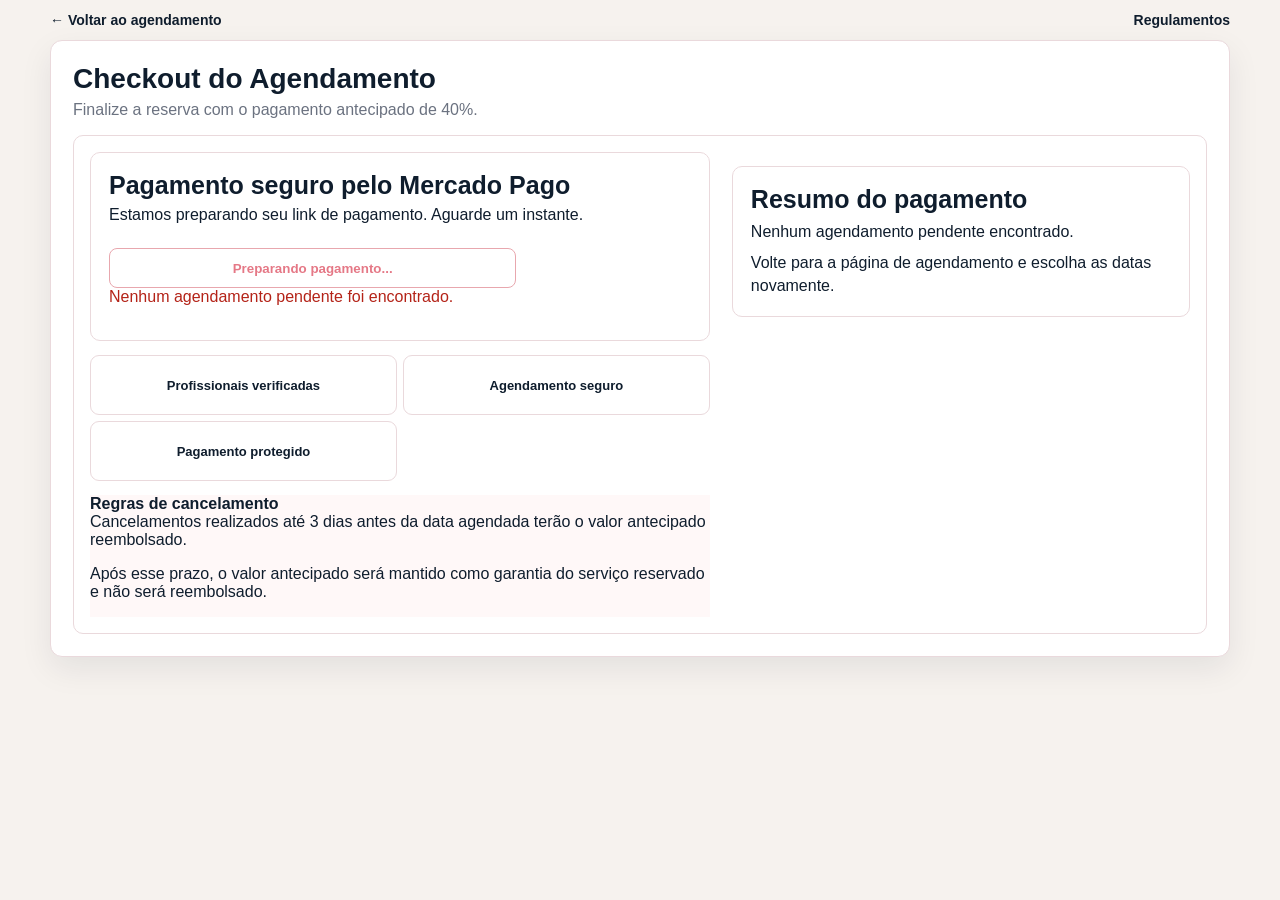
<file: checkout.html>
<!DOCTYPE html>
<html lang="pt-BR">

<head>
    <meta charset="UTF-8" />
    <meta name="viewport" content="width=device-width, initial-scale=1.0" />
    <title>Checkout - Hub da Diarista</title>
    <link rel="icon" type="image/png" href="imagens/icon.png" />
    <link rel="stylesheet" href="hubdadiarista.css" />
</head>

<body class="checkout-page">
    <header class="checkout-top">
        <div class="checkout-nav">
            <a href="index.html">← Voltar ao agendamento</a>
            <a href="regulamentos.html">Regulamentos</a>
        </div>
    </header>

    <main class="checkout-main">
        <div class="checkout-title">
            <h1>Checkout do Agendamento</h1>
            <p>Finalize a reserva com o pagamento antecipado de 40%.</p>
        </div>

        <section class="checkout-box">
            <div class="checkout-left">
                <div class="checkout-card pix-card">
                    <h2>Pagamento seguro pelo Mercado Pago</h2>
                    <p id="pixInstructions">Estamos preparando seu link de pagamento. Aguarde um instante.</p>

                    <button type="button" id="mercadoPagoPaymentButton" class="copy-pix-button" disabled>
                        Preparando pagamento...
                    </button>

                    <p id="paymentStatusMessage" class="form-message active" aria-live="polite">
                        Criando cobrança segura...
                    </p>

                    <p id="paymentCountdown" class="payment-countdown" aria-live="polite"></p>
                </div>

                <div class="checkout-benefits">
                    <span>Profissionais verificadas</span>
                    <span>Agendamento seguro</span>
                    <span>Pagamento protegido</span>
                </div>

                <div class="checkout-policy">
                    <strong>Regras de cancelamento</strong>
                    <p>Cancelamentos realizados até 3 dias antes da data agendada terão o valor antecipado reembolsado.</p>
                    <p>Após esse prazo, o valor antecipado será mantido como garantia do serviço reservado e não será reembolsado.</p>
                </div>
            </div>

            <aside class="checkout-summary-card">
                <h2>Resumo do pagamento</h2>
                <div id="checkoutSummary" class="checkout-summary-list"></div>
            </aside>

        </section>
    </main>

    <script>
        const apiUrl = "https://script.google.com/macros/s/AKfycbyo-_RD8L9wT4-mpDZSV9_OB5xlAWo_qBKcTamrvGNgCaB4IF6O8k1LED24nW0B7lxh/exec";

        const checkoutSummary = document.getElementById("checkoutSummary");
        const mercadoPagoPaymentButton = document.getElementById("mercadoPagoPaymentButton");
        const pixInstructions = document.getElementById("pixInstructions");
        const paymentStatusMessage = document.getElementById("paymentStatusMessage");
        const paymentCountdown = document.getElementById("paymentCountdown");

        const pendingAppointments = JSON.parse(
            sessionStorage.getItem("pendingAppointments") || "[]"
        );

        const paymentFingerprint = pendingAppointments
            .map(function(appointment) {
                return `${appointment.id}-${appointment.date}`;
            })
            .join("|");

        let paymentRecord = null;
        let paymentInterval = null;
        let countdownInterval = null;

        if (pendingAppointments.length === 0) {
            checkoutSummary.innerHTML = `
                <p>Nenhum agendamento pendente encontrado.</p>
                <p>Volte para a página de agendamento e escolha as datas novamente.</p>
            `;

            setPaymentMessage(
                "Nenhum agendamento pendente foi encontrado.",
                "error"
            );
        } else {
            initializeCheckout();
        }

        mercadoPagoPaymentButton.addEventListener("click", openMercadoPagoPayment);

        async function initializeCheckout() {
            const savedPayment = getSavedPayment();

            if (
                savedPayment &&
                savedPayment.fingerprint === paymentFingerprint &&
                savedPayment.expiresAt &&
                new Date(savedPayment.expiresAt).getTime() > Date.now()
            ) {
                paymentRecord = savedPayment;
                renderCheckout(paymentRecord.payment);
                showMercadoPagoPayment();
                checkPaymentStatus(false);
                startPaymentPolling();
                return;
            }

            await createMercadoPagoPayment();
        }

        async function createMercadoPagoPayment() {
            mercadoPagoPaymentButton.disabled = true;
            mercadoPagoPaymentButton.textContent = "Preparando pagamento...";

            setPaymentMessage(
                "Criando uma reserva temporária para suas datas.",
                "loading"
            );

            try {
                const firstAppointment = pendingAppointments[0];

                const response = await fetch(apiUrl, {
                    method: "POST",
                    headers: {
                        "Content-Type": "text/plain;charset=utf-8"
                    },
                    body: JSON.stringify({
                        action: "createMercadoPagoPayment",
                        appointments: pendingAppointments,
                        customer: {
                            name: firstAppointment.client,
                            whatsapp: firstAppointment.whatsapp,
                            email: firstAppointment.email,
                            cpf: firstAppointment.cpf
                        }
                    })
                });

                const data = await response.json();

                if (!data.success) {
                    throw new Error(
                        data.message || "Não foi possível criar o pagamento."
                    );
                }

                paymentRecord = {
                    fingerprint: paymentFingerprint,
                    ticket: data.ticket,
                    paymentLink: data.paymentLink,
                    expiresAt: data.expiresAt,
                    payment: data.payment,
                    paid: false
                };

                sessionStorage.setItem(
                    "mercadoPagoPayment",
                    JSON.stringify(paymentRecord)
                );

                renderCheckout(paymentRecord.payment);
                showMercadoPagoPayment();

                setPaymentMessage(
                    "Link criado. Sua reserva fica separada por 1 hora enquanto aguardamos o pagamento.",
                    "success"
                );

                hideConfirmButton();
                startPaymentPolling();
            } catch (error) {
                console.error(error);

                setPaymentMessage(
                    error.message || "Não foi possível criar o pagamento. Tente novamente.",
                    "error"
                );

                mercadoPagoPaymentButton.disabled = false;
                mercadoPagoPaymentButton.textContent = "Tentar gerar pagamento";
            }
        }

        function getSavedPayment() {
            try {
                return JSON.parse(
                    sessionStorage.getItem("mercadoPagoPayment") || "null"
                );
            } catch (error) {
                return null;
            }
        }

        function showMercadoPagoPayment() {
            if (!paymentRecord) {
                return;
            }

            pixInstructions.textContent =
                "Clique abaixo para pagar pelo checkout seguro do Mercado Pago. Aceita Pix, cartão e os meios disponíveis no Mercado Pago.";

            mercadoPagoPaymentButton.disabled = !paymentRecord.paymentLink;
            mercadoPagoPaymentButton.textContent = "Ir para pagamento seguro";
        }

        function renderCheckout(payment) {
            const firstAppointment = pendingAppointments[0];

            checkoutSummary.innerHTML = `
                <p><b>Cliente:</b> ${firstAppointment.client}</p>
                <p><b>WhatsApp:</b> ${firstAppointment.whatsapp}</p>
                <p><b>Serviço:</b> ${getPropertyLabel(firstAppointment.propertyType)}</p>
                <p><b>Quantidade de data(s):</b> ${payment.quantity}</p>
                <p><b>Transporte estimado:</b> ${formatCurrency(payment.transportTotal)}</p>

                <hr>

                <p class="summary-line">
                    <span>Valor total:</span>
                    <strong>${formatCurrency(payment.total)}</strong>
                </p>

                <p class="summary-line reserve">
                    <span>40% antecipado:</span>
                    <strong>${formatCurrency(payment.reservation)}</strong>
                </p>

                <p class="summary-line pay-now">
                    <span>Valor a pagar agora:</span>
                    <strong>${formatCurrency(payment.reservation)}</strong>
                </p>

                <p class="summary-balance">
                    Após o serviço integralmente realizado, pagar:<br>
                    <strong>${formatCurrency(payment.balance)}</strong>
                </p>

                <hr>

                <p>
                    <b>Datas:</b><br>
                    ${pendingAppointments.map(function (appointment) {
                        return `• ${formatDate(appointment.date)} às ${formatTime(appointment.time)}`;
                    }).join("<br>")}
                </p>
            `;
        }

        async function handleConfirmButton() {
            if (!paymentRecord) {
                await createMercadoPagoPayment();
                return;
            }

            if (paymentRecord.paid) {
                completeConfirmedBooking();
                return;
            }

            setButtonLoading(true, "Verificando pagamento...");
            await checkPaymentStatus(true);
        }

        async function checkPaymentStatus(showWaitingMessage) {
            if (!paymentRecord || !paymentRecord.ticket) {
                return;
            }

            try {
                const response = await fetch(
                    `${apiUrl}?action=getPaymentStatus&ticket=${encodeURIComponent(paymentRecord.ticket)}&t=${Date.now()}`,
                    {
                        cache: "no-store"
                    }
                );

                const data = await response.json();

                if (data.paid || data.status === "Pago") {
                    paymentRecord.paid = true;

                    sessionStorage.setItem(
                        "mercadoPagoPayment",
                        JSON.stringify(paymentRecord)
                    );

                    stopPaymentPolling();

                    sessionStorage.removeItem("pendingAppointments");
                    sessionStorage.removeItem("mercadoPagoPayment");

                    mercadoPagoPaymentButton.disabled = true;
                    mercadoPagoPaymentButton.textContent = "Pagamento identificado";

                    setPaymentMessage(
                        "Pagamento identificado com sucesso. Seu agendamento foi recebido e registrado. A confirmação dos detalhes será enviada pelo WhatsApp.",
                        "success"
                    );

                    paymentCountdown.textContent = "";
                    return;
                }

                if (
                    data.status === "Expirado" ||
                    data.status === "Cancelado" ||
                    data.status === "Conflito de agenda"
                ) {
                    stopPaymentPolling();

                    setPaymentMessage(
                        data.message ||
                        `Esta reserva está com o status: ${data.status}. Volte e escolha suas datas novamente.`,
                        "error"
                    );

                    mercadoPagoPaymentButton.disabled = true;
                    return;
                }

                if (showWaitingMessage) {
                    setPaymentMessage(
                        "O pagamento ainda não foi identificado. Após pagar, aguarde alguns segundos.",
                        "loading"
                    );
                }

                hideConfirmButton();
            } catch (error) {
                console.error(error);

                if (showWaitingMessage) {
                    setPaymentMessage(
                        "Não foi possível consultar o pagamento agora. Aguarde alguns segundos.",
                        "error"
                    );
                }

                hideConfirmButton();
            }
        }

        function showConfirmButton() {}

        function hideConfirmButton() {}

        function updatePaymentCountdown() {
            if (!paymentRecord || !paymentRecord.expiresAt) {
                paymentCountdown.textContent = "";
                return;
            }

            const remaining =
                new Date(paymentRecord.expiresAt).getTime() - Date.now();

            if (remaining <= 0) {
                paymentCountdown.textContent =
                    "Este link de pagamento expirou.";

                setPaymentMessage(
                    "O prazo de pagamento terminou e a reserva foi liberada.",
                    "error"
                );

                sessionStorage.removeItem("mercadoPagoPayment");
                hideConfirmButton();
                mercadoPagoPaymentButton.disabled = true;
                stopPaymentPolling();
                return;
            }

            const minutes = Math.floor(remaining / 60000);
            const seconds = Math.floor((remaining % 60000) / 1000);

            paymentCountdown.textContent =
                `Esta reserva vence em ${String(minutes).padStart(2, "0")}:${String(seconds).padStart(2, "0")}.`;
        }

        function startPaymentPolling() {
            stopPaymentPolling();

            paymentInterval = setInterval(function () {
                checkPaymentStatus(false);
            }, 10000);

            updatePaymentCountdown();

            countdownInterval = setInterval(function () {
                updatePaymentCountdown();
            }, 1000);
        }

        function stopPaymentPolling() {
            if (paymentInterval) {
                clearInterval(paymentInterval);
                paymentInterval = null;
            }

            if (countdownInterval) {
                clearInterval(countdownInterval);
                countdownInterval = null;
            }
        }

        function completeConfirmedBooking() {
            if (!paymentRecord || !paymentRecord.paid) {
                return;
            }

            const firstAppointment = pendingAppointments[0];
            const payment = paymentRecord.payment;
            const ticket = paymentRecord.ticket;

            const datesText = pendingAppointments
                .map(function (appointment) {
                    return `- ${formatDate(appointment.date)} às ${formatTime(appointment.time)}`;
                })
                .join("\n");

            const message = `
Olá! Pagamento Mercado Pago identificado e agendamento confirmado:

Ticket: ${ticket}
Status: Serviço agendado

Cliente: ${firstAppointment.client}
WhatsApp da cliente: ${firstAppointment.whatsapp}
Serviço: ${firstAppointment.service}
CEP: ${firstAppointment.cep}
Região: ${getRegionLabel(firstAppointment.region)}

Datas confirmadas:
${datesText}

Endereço: ${firstAppointment.address}
Observações: ${firstAppointment.notes || "Nenhuma"}

Valor total: ${formatCurrency(payment.total)}
Reserva de 40% confirmada: ${formatCurrency(payment.reservation)}
Saldo no dia: ${formatCurrency(payment.balance)}
Transporte estimado: ${formatCurrency(payment.transportTotal)}
            `;

            window.open(
                `https://wa.me/${whatsappNumber}?text=${encodeURIComponent(message)}`,
                "_blank"
            );

            sessionStorage.removeItem("pendingAppointments");
            sessionStorage.removeItem("mercadoPagoPayment");

            alert("Agendamento confirmado com sucesso.");
            window.location.href = "index.html";
        }

        function openMercadoPagoPayment() {
            if (!paymentRecord || !paymentRecord.paymentLink) {
                createMercadoPagoPayment();
                return;
            }

            window.open(paymentRecord.paymentLink, "_blank", "noopener");

            setPaymentMessage(
                "Pagamento aberto em uma nova aba. Depois de pagar, volte aqui: a confirmação acontece automaticamente.",
                "loading"
            );
        }

        function setButtonLoading(loading, text) {
            confirmPaymentButton.disabled = loading;
            confirmPaymentButton.classList.toggle("is-loading", loading);
            confirmPaymentButton.textContent = text;
        }

        function setPaymentMessage(message, type) {
            paymentStatusMessage.textContent = message;
            paymentStatusMessage.className = "form-message active";

            if (type === "success") {
                paymentStatusMessage.style.color = "#16875a";
            } else if (type === "error") {
                paymentStatusMessage.style.color = "#b42318";
            } else {
                paymentStatusMessage.style.color = "";
            }
        }

        function getPropertyLabel(propertyType) {
            if (propertyType === "ate40") return "Apto/Casa até 40m²";
            if (propertyType === "ate55") return "Apto/Casa de 40m² até 55m²";
            if (propertyType === "ate90") return "Apto/Casa de 55m² até 90m²";
            if (propertyType === "ate100") return "Apto/Casa de 90m² até 100m²";
            if (propertyType === "acima150") return "Apto/Casa acima de 150m²";
            if (propertyType === "posobra") return "Pós-obras";

            return "Não informado";
        }

        function getRegionLabel(region) {
            if (region === "proxima") {
                return "Vila Tolstoi, Vila Ema, Sapopemba, Ana Rosa ou Vila Prudente";
            }

            if (region === "distante") {
                return "Diadema, Santo Amaro ou Zona Sul";
            }

            return "Outra região - confirmar pelo WhatsApp";
        }

        function formatDate(date) {
            if (!date) return "";

            const textDate = String(date);
            const onlyDate = textDate.includes("T")
                ? textDate.split("T")[0]
                : textDate;

            const parsedDate = new Date(onlyDate + "T00:00:00");

            return isNaN(parsedDate.getTime())
                ? textDate
                : parsedDate.toLocaleDateString("pt-BR");
        }

        function formatTime(time) {
            if (!time) return "";

            const textTime = String(time).trim();

            return textTime.includes(":")
                ? textTime.slice(0, 5)
                : textTime;
        }

        function formatCurrency(value) {
            return Number(value || 0).toLocaleString("pt-BR", {
                style: "currency",
                currency: "BRL"
            });
        }
    </script>
</body>

</html>
</file>
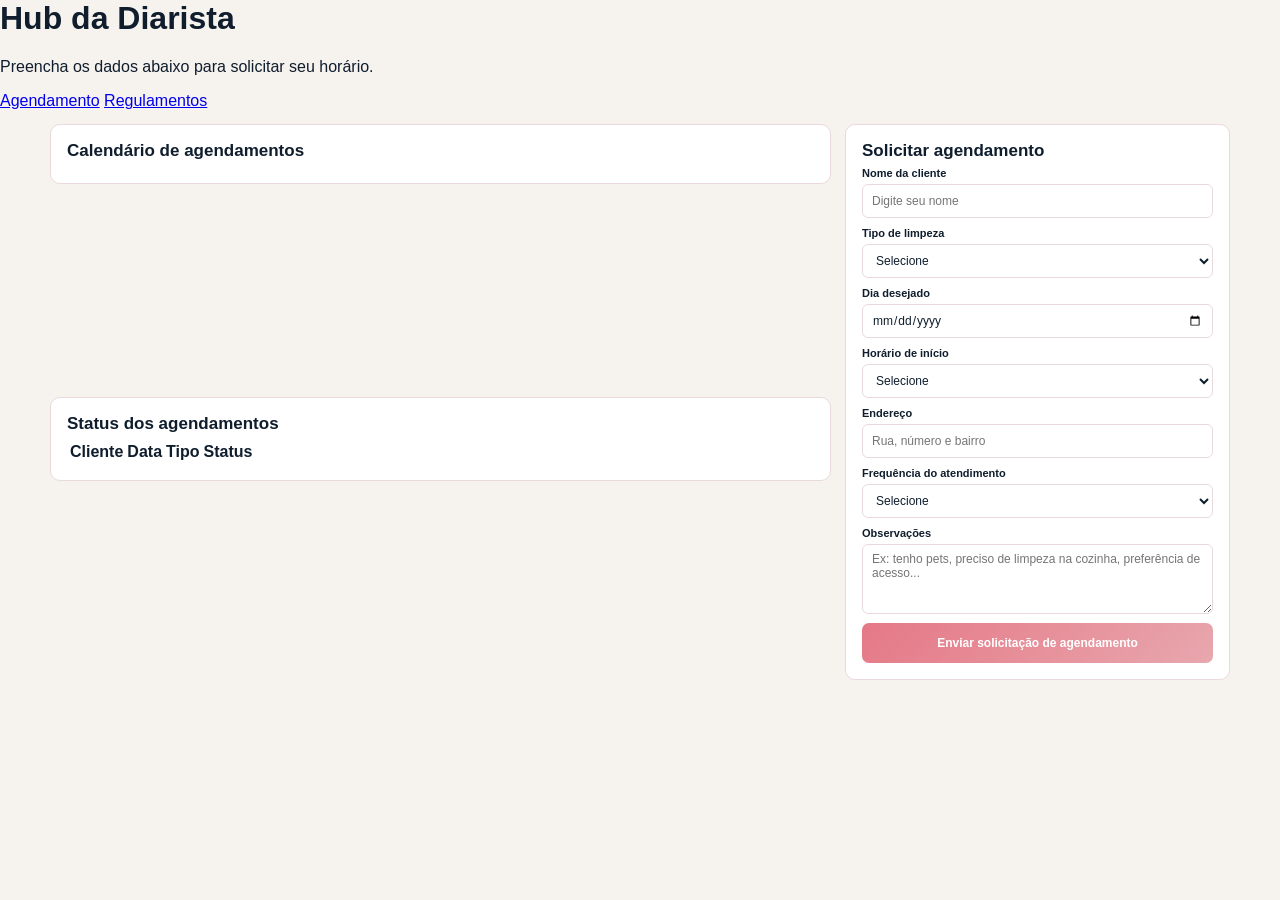
<file: hubdadiarista.html>
<!DOCTYPE html>
<html lang="pt-BR">

<head>
    <meta charset="UTF-8" />
    <meta name="viewport" content="width=device-width, initial-scale=1.0" />
    <title>Hub da Diarista</title>
    <link rel="stylesheet" href="hubdadiarista.css" />
</head>

<body>
    <header>
        <h1>Hub da Diarista</h1>
        <p>Preencha os dados abaixo para solicitar seu horário.</p>

        <nav>
            <a href="index.html">Agendamento</a>
            <a href="regulamentos.html">Regulamentos</a>
        </nav>
    </header>

    <main>
        <section>
            <h2>Calendário de agendamentos</h2>
            <div id="calendar" class="calendar"></div>
        </section>

        <section>
            <h2>Solicitar agendamento</h2>

            <form id="appointmentForm">
                <label>
                    Nome da cliente
                    <input id="client" type="text" placeholder="Digite seu nome" required />
                </label>

                <label>
                    Tipo de limpeza
                    <select id="service" required>
                        <option value="">Selecione</option>
                        <option>Limpeza geral</option>
                        <option>Pós-obra</option>
                    </select>
                </label>

                <label>
                    Dia desejado
                    <input id="date" type="date" required />
                </label>

                <label>
                    Horário de início
                    <select id="time" required>
                        <option value="">Selecione</option>
                        <option value="06:00">06:00</option>
                        <option value="07:00">07:00</option>
                        <option value="08:00">08:00</option>
                    </select>
                </label>

                <label>
                    Endereço
                    <input id="address" type="text" placeholder="Rua, número e bairro" required />
                </label>

                <label>
                    Frequência do atendimento
                    <select id="contractType" required>
                        <option value="">Selecione</option>
                        <option>Atendimento avulso</option>
                        <option>Semanal</option>
                        <option>Quinzenal</option>
                        <option>Mensal</option>
                    </select>
                </label>

                <label>
                    Observações
                    <textarea id="notes"
                        placeholder="Ex: tenho pets, preciso de limpeza na cozinha, preferência de acesso..."></textarea>
                </label>

                <button type="submit">Enviar solicitação de agendamento</button>
            </form>
        </section>

        <section>
            <h2>Status dos agendamentos</h2>

            <table>
                <thead>
                    <tr>
                        <th>Cliente</th>
                        <th>Data</th>
                        <th>Tipo</th>
                        <th>Status</th>
                    </tr>
                </thead>

                <tbody id="appointmentsTable"></tbody>
            </table>
        </section>
    </main>

    <script>
        const apiUrl = "https://script.google.com/macros/s/AKfycbxW0C3mi8mSG4xrjoE9ZRXjpPhV9mIuwe4xqigztj17E72jXyzA6kYYmO2TXKfk3noQ/exec";

        const whatsappNumber = "5511932118634";

        const appointments = [];

        const statusOptions = [
            "Aguardando confirmação",
            "Serviço agendado",
            "Serviço em andamento",
            "Serviço concluído",
            "Pago",
            "Não concluído"
        ];

        const form = document.getElementById("appointmentForm");
        const calendar = document.getElementById("calendar");
        const appointmentsTable = document.getElementById("appointmentsTable");

        form.addEventListener("submit", function (event) {
            event.preventDefault();

            const appointment = {
                client: document.getElementById("client").value,
                service: document.getElementById("service").value,
                date: document.getElementById("date").value,
                time: document.getElementById("time").value,
                address: document.getElementById("address").value,
                contractType: document.getElementById("contractType").value,
                notes: document.getElementById("notes").value,
                status: "Aguardando confirmação"
            };

            saveAppointment(appointment);
        });

        function saveAppointment(appointment) {
            const appointmentId = Date.now();
            appointment.id = appointmentId;

            fetch(apiUrl, {
                method: "POST",
                mode: "no-cors",
                body: JSON.stringify({
                    id: appointmentId,
                    dataEnvio: new Date().toLocaleString("pt-BR"),
                    cliente: appointment.client,
                    servico: appointment.service,
                    dataAgendamento: appointment.date,
                    horario: appointment.time,
                    endereco: appointment.address,
                    frequencia: appointment.contractType,
                    observacoes: appointment.notes,
                    status: appointment.status
                })
            })
                .then(function () {
                    appointments.push(appointment);
                    render();
                    sendToWhatsApp(appointment);
                    form.reset();
                })
                .catch(function () {
                    alert("Não foi possível salvar o agendamento. Tente novamente.");
                });
        }

        function loadAppointments() {
            fetch(apiUrl)
                .then(function (response) {
                    return response.json();
                })
                .then(function (data) {
                    appointments.length = 0;

                    data.forEach(function (item) {
                        appointments.push({
                            id: item.id,
                            client: item.cliente,
                            service: item.servico,
                            date: item.dataAgendamento,
                            time: item.horario,
                            address: item.endereco,
                            contractType: item.frequencia,
                            notes: item.observacoes,
                            status: item.status || "Aguardando confirmação"
                        });
                    });

                    render();
                })
                .catch(function () {
                    render();
                });
        }

        function render() {
            calendar.innerHTML = "";
            appointmentsTable.innerHTML = "";

            appointments.forEach((item, index) => {
                calendar.innerHTML += `
                    <div class="day">
                        <strong>${formatDate(item.date)}</strong>

                        <div class="event">
                            ${formatTime(item.time)}<br>
                            ${item.service}<br>
                            ${item.status}
                        </div>
                    </div>
                `;

                appointmentsTable.innerHTML += `
                    <tr>
                        <td>${item.client}</td>
                        <td>${formatDate(item.date)}</td>
                        <td>${item.contractType}</td>
                        <td>
                            <select class="status-select" onchange="changeStatus(${index}, this.value)">
                                ${statusOptions.map((status) => `
                                    <option value="${status}" ${item.status === status ? "selected" : ""}>
                                        ${status}
                                    </option>
                                `).join("")}
                            </select>
                        </td>
                    </tr>
                `;
            });
        }

        function changeStatus(index, newStatus) {
            appointments[index].status = newStatus;
            render();

            fetch(apiUrl, {
                method: "POST",
                mode: "no-cors",
                body: JSON.stringify({
                    action: "updateStatus",
                    id: appointments[index].id,
                    status: newStatus
                })
            });
        }

        function sendToWhatsApp(appointment) {
            const message = `
Olá! Nova solicitação de agendamento:

Cliente: ${appointment.client}
Serviço: ${appointment.service}
Data: ${formatDate(appointment.date)}
Horário: ${formatTime(appointment.time)}
Endereço: ${appointment.address}
Frequência: ${appointment.contractType}
Observações: ${appointment.notes || "Nenhuma"}

Status: aguardando confirmação.
            `;

            const url = `https://wa.me/${whatsappNumber}?text=${encodeURIComponent(message)}`;
            window.open(url, "_blank");
        }

        function formatDate(date) {
            if (!date) {
                return "";
            }

            const textDate = String(date);

            if (textDate.includes("T")) {
                const onlyDate = textDate.split("T")[0];
                return new Date(onlyDate + "T00:00:00").toLocaleDateString("pt-BR");
            }

            const parsedDate = new Date(textDate + "T00:00:00");

            if (isNaN(parsedDate.getTime())) {
                return textDate;
            }

            return parsedDate.toLocaleDateString("pt-BR");
        }

        function formatTime(time) {
            if (!time) {
                return "";
            }

            const textTime = String(time);

            if (textTime.includes("T")) {
                return new Date(textTime).toLocaleTimeString("pt-BR", {
                    hour: "2-digit",
                    minute: "2-digit"
                });
            }

            return textTime;
        }

        loadAppointments();
    </script>

</body>

</html>
</file>
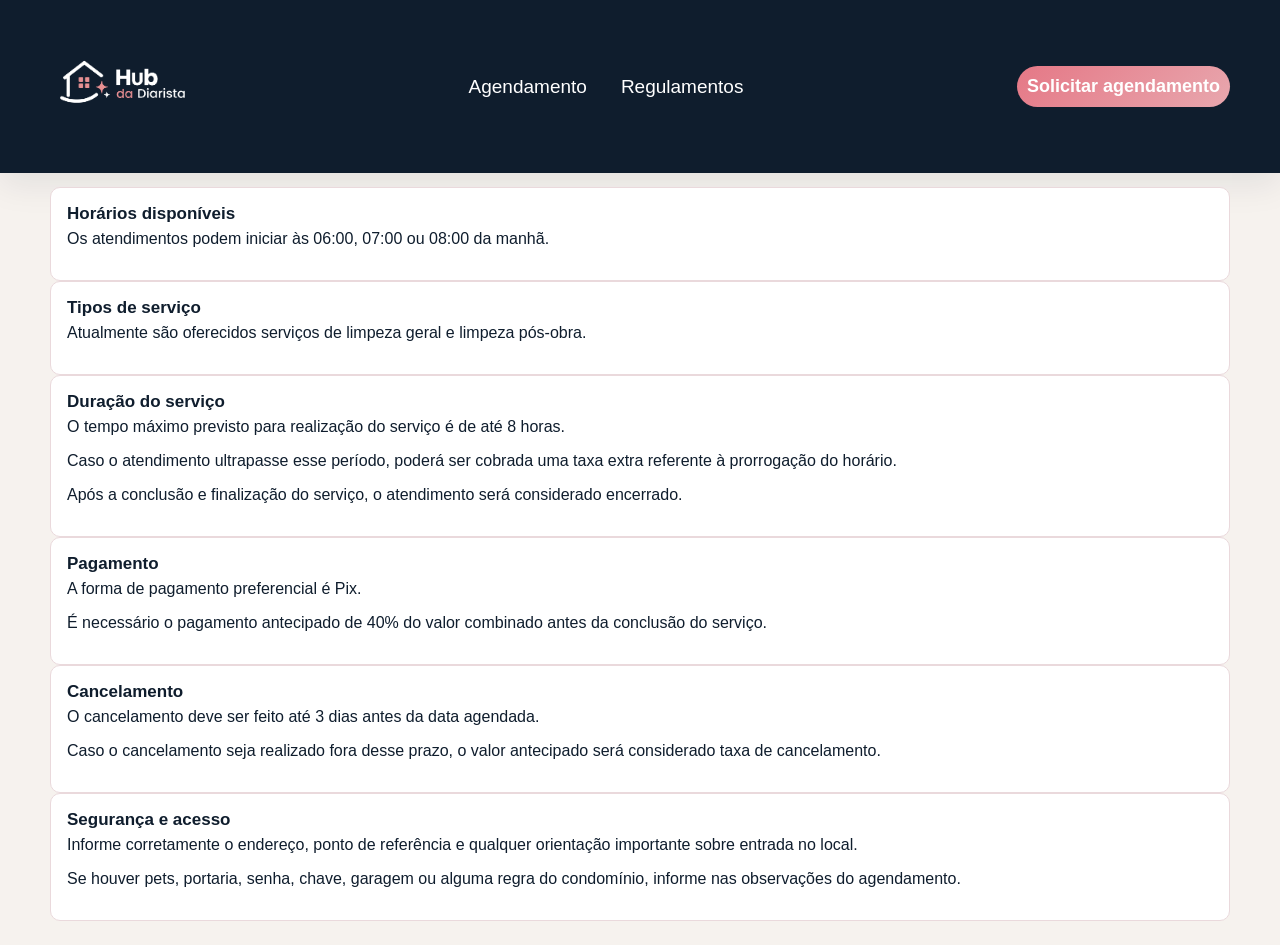
<file: regulamentos.html>
<!DOCTYPE html>
<html lang="pt-BR">

<head>
    <meta charset="UTF-8" />
    <meta name="viewport" content="width=device-width, initial-scale=1.0" />
    <title>Regulamentos - Hub da Diarista</title>
    <link rel="stylesheet" href="hubdadiarista.css" />
</head>

<body>
    <header class="site-header">
        <div class="header-content">
            <a class="brand" href="index.html">
                <img src="imagens/Logotipo-hub.png" alt="Hub da Diarista" />
            </a>

            <nav class="main-nav">
                <a href="index.html">Agendamento</a>
                <a href="regulamentos.html">Regulamentos</a>
            </nav>

            <a class="header-button" href="index.html#appointmentForm">Solicitar agendamento</a>
        </div>
    </header>

    <main>
        <section>
            <h2>Horários disponíveis</h2>
            <p>Os atendimentos podem iniciar às 06:00, 07:00 ou 08:00 da manhã.</p>
        </section>

        <section>
            <h2>Tipos de serviço</h2>
            <p>Atualmente são oferecidos serviços de limpeza geral e limpeza pós-obra.</p>
        </section>

        <section>
            <h2>Duração do serviço</h2>
            <p>O tempo máximo previsto para realização do serviço é de até 8 horas.</p>
            <p>Caso o atendimento ultrapasse esse período, poderá ser cobrada uma taxa extra referente à prorrogação do
                horário.</p>
            <p>Após a conclusão e finalização do serviço, o atendimento será considerado encerrado.</p>
        </section>

        <section>
            <h2>Pagamento</h2>
            <p>A forma de pagamento preferencial é Pix.</p>
            <p>É necessário o pagamento antecipado de 40% do valor combinado antes da conclusão do serviço.</p>
        </section>

        <section>
            <h2>Cancelamento</h2>
            <p>O cancelamento deve ser feito até 3 dias antes da data agendada.</p>
            <p>Caso o cancelamento seja realizado fora desse prazo, o valor antecipado será considerado taxa de
                cancelamento.</p>
        </section>

        <section>
            <h2>Segurança e acesso</h2>
            <p>Informe corretamente o endereço, ponto de referência e qualquer orientação importante sobre entrada no
                local.</p>
            <p>Se houver pets, portaria, senha, chave, garagem ou alguma regra do condomínio, informe nas observações do
                agendamento.</p>
        </section>
    </main>
</body>

</html>
</file>
<file: hubdadiarista.css>
:root {
    --azul: #0f1d2d;
    --azul-2: #172b42;
    --coral: #e8a7ae;
    --coral-forte: #e57886;
    --rosa-claro: #fff0f2;
    --creme: #f6f2ee;
    --texto: #0f1d2d;
    --cinza: #6b7280;
    --linha: #ead9dc;
    --branco: #ffffff;
    --vermelho: #bd1f2d;
    --verde: #15803d;
    --sombra: 0 12px 32px rgba(15, 29, 45, 0.08);
}

* {
    box-sizing: border-box;
}

html {
    scroll-behavior: smooth;
}

body {
    margin: 0;
    font-family: Arial, sans-serif;
    background: var(--creme);
    color: var(--texto);
    overflow-x: hidden;
}

button,
input,
select,
textarea {
    font-family: inherit;
}

button {
    cursor: pointer;
}

.hidden {
    display: none !important;
}


/* Header */

.site-header {
    width: 100%;
    margin: 0;
    background: var(--azul);
    border-radius: 0;
    box-shadow: var(--sombra);
}

.header-content {
    width: min(100% - 18px, 1180px);
    min-height: 92px;
    margin: 0 auto;
    padding: 14px 0;
    display: flex;
    align-items: center;
    justify-content: space-between;
    gap: 22px;
}

.brand-area {
    display: flex;
    flex-direction: column;
    align-items: flex-start;
    gap: 3px;
    flex-shrink: 0;
}

.brand {
    display: inline-flex;
    align-items: center;
    text-decoration: none;
}

.brand img {
    width: 145px;
    height: auto;
    display: block;
}

.admin-under-logo {
    display: inline-block;
    margin-left: 4px;
    font-size: 10px;
    font-weight: 700;
    color: rgba(255, 255, 255, 0.48);
    text-decoration: none;
    line-height: 1;
}

.admin-under-logo:hover {
    color: rgba(255, 255, 255, 0.95);
}

.admin-nav-link {
    display: none !important;
}

.main-nav {
    display: flex;
    align-items: center;
    justify-content: center;
    gap: 34px;
}

.main-nav a {
    color: var(--branco);
    font-size: 19px;
    font-weight: 200;
    text-decoration: none;
}

.main-nav a:hover {
    color: var(--coral);
}

.header-button {
    min-width: 5px;
    padding: 10px 10px;
    border-radius: 100px;
    background: linear-gradient(135deg, var(--coral-forte), var(--coral));
    color: var(--branco);
    font-size: 18px;
    font-weight: 800;
    text-decoration: none;
    text-align: center;
}


/* Base */

main {
    width: min(100% - 18px, 1180px);
    margin: 14px auto 24px;
    padding: 0;
    background: transparent;
    border: none;
    box-shadow: none;
}

section {
    min-width: 0;
    max-width: 100%;
    background: var(--branco);
    border: 1px solid var(--linha);
    border-radius: 10px;
    padding: 16px;
    overflow: hidden;
}

h1,
h2,
h3,
p {
    margin-top: 0;
}

h2 {
    margin-bottom: 6px;
    font-size: 17px;
}

h3 {
    margin-bottom: 4px;
    font-size: 16px;
}

.section-note {
    margin: 0 0 12px;
    color: var(--cinza);
    font-size: 11px;
    line-height: 1.35;
}


/* Home */

body:has(#appointmentForm) main {
    width: min(100% - 18px, 1180px);
    margin: 14px auto 24px;
    padding: 0;
    display: grid;
    grid-template-columns: minmax(0, 1fr) 385px;
    gap: 14px;
    align-items: start;
    background: transparent;
    border: none;
    box-shadow: none;
    overflow: visible;
}

body:has(#appointmentForm) main>.home-layout {
    display: contents;
}

body:has(#appointmentForm) .home-left-column {
    grid-column: 1;
    grid-row: 1 / span 2;
    min-width: 0;
    width: 100%;
    display: grid;
    gap: 14px;
}

body:has(#appointmentForm) .appointment-side-panel {
    grid-column: 2;
    grid-row: 1 / span 2;
    min-width: 0;
    width: 100%;
    position: sticky;
    top: 12px;
    align-self: start;
}

body:has(#appointmentForm) main>section:nth-of-type(1) {
    grid-column: 1;
    grid-row: 1;
    min-width: 0;
    width: 100%;
}

body:has(#appointmentForm) main>section:nth-of-type(2) {
    grid-column: 2;
    grid-row: 1 / span 2;
    min-width: 0;
    width: 100%;
    position: sticky;
    top: 12px;
    align-self: start;
}

body:has(#appointmentForm) main>section:nth-of-type(3) {
    grid-column: 1;
    grid-row: 2;
    min-width: 0;
    width: 100%;
}


/* Formularios */

form {
    width: 100%;
    max-width: 100%;
    display: grid;
    gap: 9px;
}

label {
    display: grid;
    gap: 5px;
    font-size: 11px;
    font-weight: 800;
}

input,
select,
textarea {
    width: 100%;
    max-width: 100%;
    min-height: 34px;
    padding: 7px 9px;
    border: 1px solid var(--linha);
    border-radius: 6px;
    background: var(--branco);
    color: var(--texto);
    font-size: 12px;
}

textarea {
    min-height: 70px;
    resize: vertical;
}

input:focus,
select:focus,
textarea:focus {
    outline: 2px solid rgba(232, 135, 145, 0.25);
    border-color: var(--coral-forte);
}

button[type="submit"],
.primary-button {
    min-height: 40px;
    border: none;
    border-radius: 7px;
    background: linear-gradient(135deg, var(--coral-forte), var(--coral));
    color: var(--branco);
    font-size: 12px;
    font-weight: 800;
}

button[type="submit"]:disabled,
.primary-button:disabled {
    opacity: 0.65;
    cursor: not-allowed;
}


/* Calendario */

.calendar-header,
.status-header {
    display: flex;
    justify-content: space-between;
    align-items: flex-start;
    gap: 12px;
    margin-bottom: 10px;
}

.calendar-controls,
.status-controls {
    display: flex;
    align-items: center;
    gap: 8px;
}

.calendar-controls button,
.status-controls button {
    width: 30px;
    height: 30px;
    padding: 0;
    border: 1px solid var(--linha);
    border-radius: 7px;
    background: var(--branco);
    color: var(--azul);
    font-size: 17px;
    font-weight: 900;
}

.calendar-controls button:hover,
.status-controls button:hover {
    border-color: var(--coral);
    color: var(--coral-forte);
}

.calendar-controls strong {
    min-width: 118px;
    text-align: center;
    font-size: 14px;
    text-transform: capitalize;
}

.calendar-weekdays {
    width: 100%;
    max-width: 100%;
    display: grid;
    grid-template-columns: repeat(7, minmax(0, 1fr));
    gap: 5px;
    margin-bottom: 5px;
    font-size: 9px;
    font-weight: 900;
    text-align: center;
}

.calendar-month,
.mini-calendar {
    width: 100%;
    max-width: 100%;
    display: grid;
    grid-template-columns: repeat(7, minmax(0, 1fr));
    gap: 5px;
}

.calendar-cell {
    min-width: 0;
    max-width: 100%;
    min-height: 67px;
    padding: 6px 4px;
    border: 1px solid var(--linha);
    border-radius: 7px;
    background: #fffdfa;
    text-align: center;
    overflow: hidden;
    transition: 0.2s ease;
}

.calendar-cell.empty {
    background: transparent;
    border-color: transparent;
    pointer-events: none;
}

.calendar-cell.available {
    background: #fffdfa;
}

.calendar-cell.available:hover {
    background: var(--azul);
    border-color: var(--azul);
    color: var(--branco);
}

.calendar-cell.occupied,
.calendar-cell.blocked {
    background: var(--rosa-claro);
    border-color: #f2aeb8;
}

.calendar-cell.selected {
    background: var(--azul);
    border-color: var(--azul);
    color: var(--branco);
}

.calendar-cell.today {
    outline: 2px solid rgba(15, 29, 45, 0.18);
}

.calendar-day-number {
    display: block;
    font-size: 13px;
    font-weight: 900;
    line-height: 1;
}

.calendar-day-status {
    display: block;
    margin-top: 5px;
    color: var(--texto);
    font-size: 8px;
    font-weight: 900;
}

.calendar-cell.occupied .calendar-day-status,
.calendar-cell.blocked .calendar-day-status {
    color: var(--vermelho);
}

.calendar-cell.selected .calendar-day-status,
.calendar-cell.available:hover .calendar-day-status {
    color: var(--branco);
}

.calendar-slots {
    display: grid;
    gap: 3px;
    margin-top: 4px;
}

.calendar-slots span {
    display: block;
    padding: 3px 3px;
    border-radius: 5px;
    background: #f8d8dc;
    color: #8f1220;
    font-size: 7.5px;
    font-weight: 900;
    line-height: 1.15;
    white-space: normal;
    overflow-wrap: anywhere;
}

.calendar-cell.selected .calendar-slots span {
    background: rgba(255, 255, 255, 0.18);
    color: var(--branco);
}


/* Mini calendario */

.mini-calendar-box {
    border-top: 1px solid var(--linha);
    padding-top: 9px;
}

.mini-calendar-box .calendar-header.mini {
    margin-bottom: 8px;
}

.mini-calendar-box .calendar-header.mini h3 {
    font-size: 15px;
}

.mini-calendar-box .calendar-header.mini .section-note {
    margin-bottom: 0;
    font-size: 9.5px;
}

.mini-calendar-box .calendar-controls strong {
    min-width: 105px;
    font-size: 12px;
}

.mini-calendar-box .calendar-controls button {
    width: 28px;
    height: 28px;
    font-size: 15px;
}

.mini-calendar {
    gap: 4px;
}

.mini-calendar .calendar-cell {
    min-height: 48px;
    padding: 4px 3px;
    border-radius: 6px;
}

.mini-calendar button.calendar-cell {
    font: inherit;
}

.mini-calendar .calendar-day-number {
    font-size: 10px;
}

.mini-calendar .calendar-day-status {
    margin-top: 2px;
    font-size: 7px;
}

.mini-calendar .calendar-slots span {
    padding: 2px 2px;
    font-size: 6.5px;
}

.selected-dates-text,
.availability-message {
    margin: 6px 0 0;
    padding: 7px 9px;
    border-radius: 7px;
    background: var(--rosa-claro);
    color: var(--coral-forte);
    font-size: 11px;
    font-weight: 800;
}

.availability-message.available {
    color: var(--verde);
}


/* Status */

.search-box {
    margin: 9px 0 12px;
}

.search-box input {
    max-width: 330px;
}

.status-carousel,
.admin-history,
#quotesHistory {
    width: 100%;
    max-width: 100%;
    display: flex;
    gap: 10px;
    overflow-x: auto;
    overflow-y: hidden;
    padding: 3px 2px 10px;
    scroll-snap-type: x mandatory;
}

.status-card,
.admin-history-card {
    flex: 0 0 220px;
    max-width: 220px;
    border: 1px solid var(--linha);
    border-radius: 8px;
    padding: 11px;
    background: var(--branco);
    scroll-snap-align: start;
}

.status-card-top {
    display: flex;
    justify-content: space-between;
    gap: 8px;
    margin-bottom: 8px;
    font-size: 12px;
    font-weight: 900;
}

.status-card p,
.admin-history-card p {
    margin: 5px 0;
    font-size: 10px;
    line-height: 1.35;
}

.client-badge {
    display: inline-block;
    max-width: 100%;
    padding: 5px 8px;
    border-radius: 999px;
    background: var(--rosa-claro);
    color: var(--texto);
    font-weight: 900;
}

.status-select {
    width: 100%;
    min-height: 32px;
    padding: 6px 8px;
    border-radius: 7px;
    border: 1px solid var(--linha);
    background: var(--rosa-claro);
    color: var(--coral-forte);
    font-size: 10px;
    font-weight: 900;
}


/* Checkout */

.checkout-page {
    background: var(--creme);
}

.checkout-top,
.checkout-main {
    width: min(100% - 18px, 1180px);
}

.checkout-top {
    margin: 12px auto 0;
}

.checkout-nav {
    display: flex;
    justify-content: space-between;
    gap: 12px;
    margin-bottom: 12px;
}

.checkout-nav a {
    color: var(--texto);
    font-size: 14px;
    font-weight: 800;
    text-decoration: none;
}

.checkout-main {
    margin: 12px auto 24px;
    padding: 22px;
    background: var(--branco);
    border: 1px solid var(--linha);
    border-radius: 12px;
    box-shadow: var(--sombra);
}

.checkout-title h1 {
    margin-bottom: 6px;
    font-size: 28px;
}

.checkout-title p {
    color: var(--cinza);
}

.checkout-box {
    display: grid;
    grid-template-columns: minmax(0, 1.15fr) minmax(320px, 0.85fr);
    gap: 22px;
    align-items: start;
}

.checkout-left {
    display: grid;
    gap: 14px;
}

.checkout-card,
.checkout-summary-card {
    border: 1px solid var(--linha);
    border-radius: 10px;
    padding: 18px;
    background: var(--branco);
}

.checkout-card h2,
.checkout-summary-card h2 {
    font-size: 25px;
}

@media (max-width: 700px) {
    .pix-area {
        display: grid;
        grid-template-columns: 1fr;
        gap: 8px;
        align-items: center;
    }
}

.pix-qrcode {
    width: 170px;
    max-width: 100%;
    border: 1px solid var(--linha);
    border-radius: 9px;
}

#pixCode {
    min-height: 120px;
    font-size: 18px;
    line-height: 1.45;
}

.copy-pix-button,
#copyPixButton {
    width: 70%;
    min-height: 40px;
    justify-content: center;
    margin-top: 8px;
    border: 1px solid var(--coral);
    border-radius: 8px;
    background: var(--branco);
    color: var(--coral-forte);
    font-weight: 900;
}

.checkout-benefits {
    display: grid;
    grid-template-columns: repeat(2, 1fr);
    gap: 6px;
}

.checkout-benefits span {
    min-height: 60px;
    display: flex;
    align-items: center;
    justify-content: center;
    padding: 10px;
    border: 1px solid var(--linha);
    border-radius: 9px;
    font-size: 13px;
    font-weight: 800;
    text-align: center;
}

.checkout-policy {
    background: #fff8f8;
}

.checkout-summary-card {
    position: sticky;
    top: 14px;
}

.checkout-summary-list {
    display: grid;
    gap: 8px;
}

.checkout-summary-list p {
    margin: 0;
    line-height: 1.45;
}

.checkout-summary-list hr {
    width: 100%;
    border: none;
    border-top: 1px solid var(--linha);
    margin: 8px 0;
}

.summary-line {
    display: flex;
    justify-content: space-between;
    gap: 12px;
    align-items: center;
    padding: 8px 0;
}

.summary-line strong {
    font-size: 20px;
}

.summary-line.reserve {
    padding: 12px;
    border-radius: 8px;
    background: var(--rosa-claro);
}

.summary-line.pay-now {
    padding: 13px;
    border-radius: 8px;
    background: linear-gradient(135deg, var(--coral-forte), var(--coral));
    color: var(--branco);
}

.summary-line.pay-now strong {
    color: var(--branco);
}

.summary-balance {
    text-align: right;
}

.summary-balance strong {
    display: block;
    margin-top: 5px;
    font-size: 24px;
}

.confirm-payment-button,
#confirmPaymentButton {
    width: 100%;
    min-height: 50px;
    margin-top: 18px;
    border: none;
    border-radius: 8px;
    background: var(--azul);
    color: var(--branco);
    font-size: 16px;
    font-weight: 900;
}


/* Admin */

.admin-page main {
    display: block;
}

.admin-content {
    display: grid;
    gap: 18px;
}

.admin-title-row {
    display: flex;
    justify-content: space-between;
    gap: 14px;
}

.admin-client-preview {
    display: grid;
    gap: 8px;
    padding: 14px;
    border: 1px solid var(--linha);
    border-radius: 9px;
    background: var(--rosa-claro);
}

.admin-budget-layout {
    display: grid;
    grid-template-columns: minmax(0, 1.1fr) minmax(320px, 0.9fr);
    gap: 18px;
}

.admin-actions {
    display: flex;
    gap: 8px;
    flex-wrap: wrap;
}

.admin-actions button,
.admin-title-row button,
#saveBudgetButton,
#sendBudgetButton,
#printBudgetButton {
    min-height: 40px;
    padding: 9px 12px;
    border: none;
    border-radius: 8px;
    background: var(--azul);
    color: var(--branco);
    font-weight: 900;
}

#sendBudgetButton {
    background: linear-gradient(135deg, var(--coral-forte), var(--coral));
}


/* Responsivo */

@media (max-width: 980px) {
    .header-content {
        flex-direction: column;
        text-align: center;
    }
    .brand-area {
        align-items: center;
    }
    .main-nav {
        gap: 20px;
    }
    .header-button {
        width: 80%;
        max-width: 360px;
    }
    body:has(#appointmentForm) main {
        width: 100%;
        margin: 0;
        padding: 10px;
        grid-template-columns: 1fr;
    }
    body:has(#appointmentForm) .home-left-column,
    body:has(#appointmentForm) .appointment-side-panel,
    body:has(#appointmentForm) main>section:nth-of-type(1),
    body:has(#appointmentForm) main>section:nth-of-type(2),
    body:has(#appointmentForm) main>section:nth-of-type(3) {
        grid-column: 1;
        grid-row: auto;
        position: static;
        width: 100%;
    }
    .checkout-box,
    .admin-budget-layout {
        grid-template-columns: 1fr;
    }
    .checkout-summary-card {
        position: static;
    }
}

@media (max-width: 700px) {
    .header-content {
        padding: 18px 0;
    }
    main {
        width: 100%;
        margin-top: 0;
        padding: 10px;
    }
    section {
        padding: 14px;
    }
    .brand img {
        width: 220px;
    }
    .main-nav a {
        font-size: 18px;
    }
    .header-button {
        font-size: 15px;
    }
    .calendar-header,
    .status-header {
        flex-direction: column;
        align-items: stretch;
        text-align: center;
    }
    .calendar-controls {
        justify-content: space-between;
    }
    .calendar-controls strong {
        min-width: 0;
        flex: 1;
        font-size: 18px;
    }
    .calendar-weekdays,
    .calendar-month,
    .mini-calendar {
        gap: 4px;
    }
    .calendar-cell {
        min-height: 90px;
        padding: 6px 3px;
    }
    .calendar-day-number {
        font-size: 17px;
    }
    .calendar-day-status {
        font-size: 10px;
    }
    .calendar-slots span {
        font-size: 15px;
    }
    .mini-calendar .calendar-cell {
        min-height: 72px;
    }
    .mini-calendar .calendar-day-number {
        font-size: 14px;
    }
    .mini-calendar .calendar-slots span {
        font-size: 15px;
    }
    .status-card,
    .admin-history-card {
        flex-basis: 250px;
        max-width: 250px;
    }
    .pix-area {
        grid-template-columns: 1fr;
    }
    .pix-qrcode {
        width: 220px;
        margin: 0 auto;
    }
    .summary-line {
        align-items: flex-start;
    }
    .summary-line strong {
        font-size: 18px;
        white-space: nowrap;
    }
}


/* PDF admin */

@media print {
    body.admin-page,
    body.admin-page * {
        -webkit-print-color-adjust: exact !important;
        print-color-adjust: exact !important;
    }
    body.admin-page {
        background: #ffffff !important;
    }
    body.admin-page .site-header {
        display: block !important;
        width: 100% !important;
        margin: 0 0 20px !important;
        padding: 16px !important;
        background: var(--azul) !important;
        border-radius: 14px !important;
        box-shadow: none !important;
    }
    body.admin-page .header-content {
        justify-content: center !important;
        min-height: auto !important;
        padding: 0 !important;
    }
    body.admin-page .brand img {
        width: 210px !important;
    }
    body.admin-page .admin-under-logo,
    body.admin-page .main-nav,
    body.admin-page .header-button,
    body.admin-page #loginPanel,
    body.admin-page .admin-title-row button,
    body.admin-page label:has(#quoteRequestSelect),
    body.admin-page #budgetForm,
    body.admin-page #saveBudgetButton,
    body.admin-page #sendBudgetButton,
    body.admin-page #printBudgetButton,
    body.admin-page .copy-pix-button,
    body.admin-page .status-header,
    body.admin-page .search-box,
    body.admin-page #quotesHistory {
        display: none !important;
    }
    body.admin-page main {
        width: 100% !important;
        max-width: 980px !important;
        margin: 0 auto !important;
        padding: 0 !important;
        background: #ffffff !important;
        border: none !important;
        box-shadow: none !important;
    }
    body.admin-page section {
        break-inside: avoid;
        page-break-inside: avoid;
        box-shadow: none !important;
    }
    body.admin-page .admin-budget-layout {
        grid-template-columns: 1.1fr 0.9fr !important;
    }
}


/* Ajuste fino do calendario no celular */

@media (max-width: 700px) {
    .calendar-month,
    .mini-calendar {
        width: 100%;
        min-width: 0;
        max-width: 100%;
        display: grid;
        grid-template-columns: repeat(7, minmax(0, 1fr));
        gap: 1px;
    }
    .calendar-month .calendar-cell,
    .mini-calendar .calendar-cell {
        width: 100%;
        min-width: 0;
        min-height: auto;
        aspect-ratio: 1/ 1.5;
        padding: 2px 1px;
        overflow: hidden;
    }
    .calendar-month .calendar-day-number,
    .mini-calendar .calendar-day-number {
        font-size: 9px;
        line-height: 1;
    }
    .calendar-month .calendar-day-status,
    .mini-calendar .calendar-day-status {
        margin-top: 1px;
        font-size: 5px;
        line-height: 1;
    }
    .calendar-month .calendar-slots,
    .mini-calendar .calendar-slots {
        margin-top: 2px;
        gap: 1px;
    }
    .calendar-month .calendar-slots span,
    .mini-calendar .calendar-slots span {
        width: 100%;
        padding: 0px;
        font-size: 6.2px;
        line-height: 1.05;
        text-align: center;
        white-space: normal;
        overflow-wrap: anywhere;
        word-break: break-word;
    }
}


/* Admin appointments */

.admin-client-preview h3 {
    margin: 0 0 10px;
    font-size: 15px;
}

.admin-grid-form {
    display: grid;
    gap: 9px;
}

.admin-grid-form label {
    display: grid;
    gap: 5px;
    font-size: 11px;
    font-weight: 800;
}

.admin-grid-form input,
.admin-grid-form select,
.admin-grid-form textarea {
    width: 100%;
    min-height: 34px;
    padding: 7px 9px;
    border: 1px solid var(--linha);
    border-radius: 6px;
    background: var(--branco);
    color: var(--texto);
    font-size: 12px;
}

.admin-grid-form .admin-check {
    display: flex;
    align-items: center;
    gap: 8px;
    font-weight: 600;
}

.admin-grid-form .admin-full {
    grid-column: 1 / -1;
}

.admin-actions {
    display: flex;
    gap: 8px;
    flex-wrap: wrap;
    margin-top: 6px;
}

.admin-actions button {
    min-height: 40px;
    padding: 9px 12px;
    border: none;
    border-radius: 8px;
    background: var(--azul);
    color: var(--branco);
    font-weight: 900;
}

.admin-actions button.secondary {
    background: var(--cinza);
}

.admin-actions button.danger {
    background: var(--vermelho);
}

.appointment-card {
    flex: 0 0 260px;
    max-width: 260px;
}

.appointment-card .card-actions {
    display: flex;
    gap: 6px;
    margin-top: 8px;
}

.appointment-card .card-actions button {
    flex: 1;
    min-height: 32px;
    padding: 6px 8px;
    border: none;
    border-radius: 6px;
    font-size: 10px;
    font-weight: 900;
}

.appointment-card .btn-edit {
    background: var(--azul);
    color: var(--branco);
}

.appointment-card .btn-delete {
    background: var(--vermelho);
    color: var(--branco);
}

.appointment-card .slot-badge {
    display: inline-block;
    padding: 2px 6px;
    border-radius: 999px;
    background: var(--rosa-claro);
    color: var(--coral-forte);
    font-size: 9px;
    font-weight: 900;
    margin-top: 4px;
}


/* ===== ADMIN APPOINTMENTS ===== */

.admin-client-preview h3 {
    margin: 0 0 10px;
    font-size: 15px;
}

.admin-grid-form {
    display: grid;
    gap: 9px;
}

.admin-grid-form label {
    display: grid;
    gap: 5px;
    font-size: 11px;
    font-weight: 800;
}

.admin-grid-form input,
.admin-grid-form select,
.admin-grid-form textarea {
    width: 100%;
    min-height: 34px;
    padding: 7px 9px;
    border: 1px solid var(--linha);
    border-radius: 6px;
    background: var(--branco);
    color: var(--texto);
    font-size: 12px;
}

.admin-grid-form .admin-check {
    display: flex;
    align-items: center;
    gap: 8px;
    font-weight: 600;
}

.admin-grid-form .admin-full {
    grid-column: 1 / -1;
}

.admin-actions {
    display: flex;
    gap: 8px;
    flex-wrap: wrap;
    margin-top: 6px;
}

.admin-actions button {
    min-height: 40px;
    padding: 9px 12px;
    border: none;
    border-radius: 8px;
    background: var(--azul);
    color: var(--branco);
    font-weight: 900;
}

.admin-actions button.secondary {
    background: var(--cinza);
}

.admin-actions button.danger {
    background: var(--vermelho);
}

.appointment-card {
    flex: 0 0 280px;
    max-width: 280px;
}

.appointment-card .card-actions {
    display: flex;
    gap: 6px;
    margin-top: 8px;
}

.appointment-card .card-actions button {
    flex: 1;
    min-height: 32px;
    padding: 6px 8px;
    border: none;
    border-radius: 6px;
    font-size: 10px;
    font-weight: 900;
}

.appointment-card .btn-edit {
    background: var(--azul);
    color: var(--branco);
}

.appointment-card .btn-delete {
    background: var(--vermelho);
    color: var(--branco);
}

.appointment-card .slot-badge {
    display: inline-block;
    padding: 2px 6px;
    border-radius: 999px;
    background: var(--rosa-claro);
    color: var(--coral-forte);
    font-size: 9px;
    font-weight: 900;
    margin-top: 4px;
}


/* ===== RESPONSIVO ADMIN ===== */

@media (max-width: 980px) {
    .admin-budget-layout {
        grid-template-columns: 1fr;
    }
    .admin-summary {
        position: static;
    }
    .appointment-card {
        flex-basis: 90%;
        max-width: 90%;
    }
    .admin-title-row {
        flex-direction: column;
        align-items: flex-start;
        gap: 10px;
    }
    .admin-title-row button {
        width: 100%;
    }
}

@media (max-width: 700px) {
    .admin-content {
        gap: 14px;
    }
    .admin-client-preview {
        padding: 12px;
    }
    .admin-grid-form input,
    .admin-grid-form select,
    .admin-grid-form textarea {
        font-size: 13px;
        min-height: 38px;
    }
    .admin-actions {
        flex-direction: column;
    }
    .admin-actions button {
        width: 100%;
    }
    .appointment-card {
        flex-basis: 100%;
        max-width: 100%;
    }
    .card-actions {
        flex-direction: column;
    }
    .card-actions button {
        width: 100%;
    }
    .status-header {
        flex-direction: column;
        align-items: stretch;
        text-align: center;
    }
    .status-controls {
        justify-content: center;
    }
    .search-box input {
        max-width: 100%;
    }
}

.admin-title-actions,
.appointment-filters {
    display: flex;
    align-items: end;
    gap: 10px;
    flex-wrap: wrap;
}

.appointment-filters {
    margin: 10px 0 14px;
}

.appointment-filters label {
    display: grid;
    gap: 5px;
    min-width: 170px;
    font-size: 13px;
    font-weight: 800;
}

.appointment-filters .search-box {
    flex: 1 1 260px;
    margin: 0;
}

.appointment-filters input {
    width: 100%;
}

@media (max-width: 640px) {
    .admin-title-actions,
    .appointment-filters {
        align-items: stretch;
    }
    .appointment-filters label,
    .appointment-filters .search-box {
        width: 100%;
        flex-basis: 100%;
    }
    .appointment-filters button,
    .admin-title-actions button {
        width: 100%;
    }
}


/* Checkout: ajuste para celular */

@media (max-width: 700px) {
    .checkout-page {
        overflow-x: hidden;
    }
    .checkout-top,
    .checkout-main {
        width: calc(100% - 20px);
    }
    .checkout-main {
        padding: 12px;
        overflow: hidden;
    }
    .checkout-title h1 {
        font-size: 24px;
    }
    .checkout-title p {
        font-size: 14px;
    }
    .checkout-box {
        grid-template-columns: minmax(0, 1fr);
        gap: 14px;
    }
    .checkout-left,
    .checkout-card,
    .checkout-summary-card,
    .pix-area,
    .pix-area label {
        min-width: 0;
        width: 100%;
    }
    .checkout-card,
    .checkout-summary-card {
        padding: 14px;
    }
    .checkout-card h2,
    .checkout-summary-card h2 {
        font-size: 21px;
    }
    .pix-area {
        grid-template-columns: 1fr;
        gap: 12px;
    }
    .pix-qrcode {
        display: block;
        width: min(170px, 100%);
        height: auto;
        margin: 0 auto;
    }
    .pix-area textarea {
        width: 100%;
        min-height: 88px;
        max-width: 100%;
        padding: 10px;
        font-size: 11px;
        line-height: 1.35;
        overflow-wrap: anywhere;
        word-break: break-all;
    }
    .copy-pix-button {
        min-height: 42px;
        padding: 10px 12px;
        font-size: 14px;
    }
    .checkout-benefits {
        grid-template-columns: 1fr;
        gap: 8px;
    }
    .checkout-benefits span {
        min-height: 44px;
        padding: 8px;
        font-size: 13px;
    }
    .checkout-summary-list {
        gap: 7px;
    }
    .checkout-summary-list p {
        font-size: 14px;
        overflow-wrap: anywhere;
    }
    .summary-line {
        display: grid;
        grid-template-columns: minmax(0, 1fr) auto;
        gap: 8px;
        align-items: center;
        padding: 10px;
    }
    .summary-line span {
        font-size: 14px;
        line-height: 1.3;
    }
    .summary-line strong {
        font-size: 16px;
        white-space: nowrap;
    }
    .summary-line.reserve,
    .summary-line.pay-now {
        padding: 12px;
    }
    .summary-balance {
        font-size: 14px;
        line-height: 1.4;
        text-align: left;
        overflow-wrap: anywhere;
    }
    .summary-balance strong {
        margin-top: 4px;
        font-size: 21px;
        text-align: right;
    }
    .checkout-policy {
        padding: 13px;
    }
    .checkout-policy p {
        font-size: 13px;
        line-height: 1.4;
    }
    .confirm-payment-button {
        min-height: 48px;
        padding: 12px;
        font-size: 15px;
    }
}

.payment-countdown {
    margin: 8px 0 0;
    color: #a24b57;
    font-size: 14px;
    font-weight: 700;
}


/* Cadastro e acesso de clientes */

.account-main {
    width: min(100% - 18px, 560px);
    margin: 34px auto;
}

.account-card {
    padding: 26px;
    box-shadow: var(--sombra);
}

.account-intro {
    margin-bottom: 22px;
}

.account-intro h1 {
    margin-bottom: 8px;
    font-size: 28px;
}

.account-intro p {
    margin: 0;
    color: var(--cinza);
    line-height: 1.5;
}

.account-tabs {
    display: grid;
    grid-template-columns: 1fr 1fr;
    gap: 8px;
    margin-bottom: 20px;
}

.account-tab {
    min-height: 42px;
    padding: 8px 10px;
    border: 1px solid var(--linha);
    border-radius: 8px;
    background: var(--branco);
    color: var(--texto);
    font-weight: 800;
}

.account-tab.active {
    border-color: var(--coral-forte);
    background: var(--rosa-claro);
    color: var(--coral-forte);
}

.account-form {
    display: grid;
    gap: 13px;
}

.account-form label {
    display: grid;
    gap: 6px;
    font-size: 12px;
    font-weight: 800;
}

.account-form input,
.account-form select {
    width: 100%;
    min-height: 42px;
    padding: 10px 12px;
    border: 1px solid var(--linha);
    border-radius: 8px;
    background: var(--branco);
    color: var(--texto);
}

.account-form button {
    min-height: 46px;
    border: 0;
    border-radius: 8px;
    background: linear-gradient(135deg, var(--coral-forte), var(--coral));
    color: var(--branco);
    font-weight: 900;
}

.account-form button:disabled {
    cursor: wait;
    opacity: 0.7;
}

.form-message.error {
    color: var(--vermelho);
}

@media (max-width: 700px) {
    .account-main {
        width: min(100% - 24px, 560px);
        margin: 18px auto;
    }
    .account-card {
        padding: 18px;
    }
}


/* Cadastro de clientes dentro da tela de agendamento */

.hidden {
    display: none !important;
}

.account-required-notice,
.client-account-panel {
    margin: 0 0 16px;
    padding: 16px;
    border: 1px solid #efd9dc;
    border-radius: 12px;
    background: #fffafa;
}

.account-required-notice h3,
.client-account-panel strong {
    display: block;
    margin: 0 0 6px;
    color: var(--azul);
}

.account-required-notice p,
.client-account-panel span {
    display: block;
    margin: 0 0 12px;
    color: #647184;
    font-size: 14px;
}

.account-required-notice .header-button {
    display: inline-flex;
    width: auto;
    min-height: 42px;
    align-items: center;
    justify-content: center;
    text-decoration: none;
}

.client-account-panel {
    display: flex;
    align-items: center;
    justify-content: space-between;
    gap: 12px;
    flex-wrap: wrap;
}

.client-account-actions {
    display: flex;
    gap: 8px;
    flex-wrap: wrap;
}

.secondary-action {
    width: auto;
    min-height: 38px;
    margin: 0;
    padding: 8px 12px;
    border: 1px solid var(--coral);
    border-radius: 8px;
    background: #fff;
    color: var(--azul);
    font-size: 13px;
    font-weight: 700;
}

.secondary-action:hover {
    background: #fff1f2;
}

#saveProfileButton {
    margin: -2px 0 4px;
}

.profile-bound-field input:disabled,
.profile-bound-field select:disabled {
    cursor: default;
    opacity: .8;
    background: #f6f3f2;
}

@media (max-width: 640px) {
    .client-account-panel {
        align-items: flex-start;
    }
    .client-account-actions {
        width: 100%;
    }
    .client-account-actions .secondary-action {
        flex: 1 1 140px;
    }
}

.hidden {
    display: none !important;
}

.account-required-notice,
.client-account-panel {
    margin: 0 0 16px;
    padding: 16px;
    border: 1px solid #efd9dc;
    border-radius: 12px;
    background: #fffafa;
}

.account-required-notice h3,
.client-account-panel strong {
    display: block;
    margin: 0 0 6px;
    color: var(--azul);
}

.account-required-notice p,
.client-account-panel span {
    display: block;
    margin: 0 0 12px;
    color: #647184;
    font-size: 14px;
}

.account-required-notice .header-button {
    display: inline-flex;
    width: auto;
    min-height: 42px;
    align-items: center;
    justify-content: center;
    text-decoration: none;
}

.client-account-panel {
    display: flex;
    align-items: center;
    justify-content: space-between;
    gap: 12px;
    flex-wrap: wrap;
}

.client-account-actions {
    display: flex;
    gap: 8px;
    flex-wrap: wrap;
}

.secondary-action {
    width: auto;
    min-height: 38px;
    margin: 0;
    padding: 8px 12px;
    border: 1px solid var(--coral);
    border-radius: 8px;
    background: #fff;
    color: var(--azul);
    font-size: 13px;
    font-weight: 700;
}

.secondary-action:hover {
    background: #fff1f2;
}

#saveProfileButton {
    margin: -2px 0 4px;
}

.profile-bound-field input:disabled,
.profile-bound-field select:disabled {
    cursor: default;
    opacity: 0.8;
    background: #f6f3f2;
}

@media (max-width: 640px) {
    .client-account-panel {
        align-items: flex-start;
    }
    .client-account-actions {
        width: 100%;
    }
    .client-account-actions .secondary-action {
        flex: 1 1 140px;
    }
}


/* Acesso único: cliente e administradora */

.access-main {
    width: min(1120px, calc(100% - 32px));
    margin: 40px auto;
}

.access-shell {
    display: grid;
    grid-template-columns: minmax(0, 1.1fr) minmax(360px, 0.9fr);
    min-height: 680px;
    overflow: hidden;
    border: 1px solid #eadcde;
    border-radius: 16px;
    background: #fff;
    box-shadow: 0 18px 48px rgba(15, 29, 45, 0.1);
}

.access-visual {
    position: relative;
    min-height: 680px;
    overflow: hidden;
    background: #fff4f5;
}

.access-copy {
    position: relative;
    z-index: 1;
    width: min(360px, calc(100% - 48px));
    margin: 48px auto 0;
}

.access-copy span {
    color: var(--coral-forte);
    font-size: 13px;
    font-weight: 700;
    text-transform: uppercase;
}

.access-copy h1 {
    margin: 10px 0 0;
    color: var(--azul);
    font-size: 36px;
    line-height: 1.15;
}

.access-character {
    position: absolute;
    right: 0;
    bottom: 0;
    width: min(100%, 560px);
    height: 100%;
    object-fit: cover;
    object-position: center bottom;
}

.access-form-panel {
    display: flex;
    flex-direction: column;
    justify-content: center;
    padding: 48px;
    background: #fff;
}

.access-form-panel .account-intro {
    margin-bottom: 22px;
}

.access-form-panel .account-intro h2 {
    margin: 0 0 8px;
    color: var(--azul);
}

.access-form-panel .account-intro p {
    margin: 0;
    color: #647184;
}

.register-invite {
    display: flex;
    align-items: center;
    justify-content: space-between;
    gap: 12px;
    margin-top: 18px;
    padding-top: 18px;
    border-top: 1px solid #efe2e3;
    color: #647184;
    font-size: 14px;
}

.text-action {
    width: auto;
    min-height: auto;
    margin: 0;
    padding: 0;
    border: 0;
    background: transparent;
    color: var(--coral-forte);
    font-size: 14px;
    font-weight: 700;
}

.text-action:hover {
    background: transparent;
    color: var(--azul);
}

.back-login {
    margin-top: 18px;
}

.client-booking-layout {
    display: block;
    width: min(680px, calc(100% - 32px));
    margin: 38px auto;
}

.client-booking-layout .home-left-column {
    display: none;
}

.client-booking-layout .appointment-side-panel {
    width: 100%;
}

.booking-character {
    display: block;
    width: min(210px, 72%);
    margin: 0 auto 14px;
    border-radius: 12px;
}

.client-booking-layout #clientAccountName {
    display: none;
}

.client-booking-layout .profile-bound-field {
    display: none;
}

.client-booking-layout .is-editing-profile .profile-bound-field {
    display: grid;
}

@media (max-width: 820px) {
    .access-main {
        width: min(100% - 24px, 560px);
        margin: 20px auto;
    }
    .access-shell {
        grid-template-columns: 1fr;
        min-height: auto;
    }
    .access-visual {
        min-height: 300px;
    }
    .access-copy {
        width: calc(100% - 40px);
        margin-top: 30px;
    }
    .access-copy h1 {
        font-size: 28px;
        max-width: 260px;
    }
    .access-character {
        width: 100%;
        height: 100%;
        object-position: center 58%;
    }
    .access-form-panel {
        padding: 28px 20px;
    }
    .register-invite {
        align-items: flex-start;
        flex-direction: column;
    }
}

.client-booking-layout {
    display: block !important;
    width: min(680px, calc(100% - 32px));
    margin: 38px auto;
}

.client-booking-layout .home-left-column {
    display: none !important;
}

.client-booking-layout .appointment-side-panel {
    width: 100%;
}


/* Destaque de entrada e cadastro na Home */

.appointment-side-panel .account-required-notice {
    padding: 14px;
    border: 1px solid #efd9dc;
    border-radius: 12px;
    background: #fff8f8;
    overflow: hidden;
}

.appointment-side-panel .booking-character {
    display: block;
    width: 100%;
    height: 250px;
    margin: 0 0 18px;
    border-radius: 9px;
    object-fit: cover;
    object-position: center 74%;
    background: #fcebed;
}

.appointment-side-panel .account-required-notice h3 {
    margin: 0 2px 7px;
    color: var(--azul);
    font-size: 21px;
    line-height: 1.2;
}

.appointment-side-panel .account-required-notice p {
    margin: 0 2px 16px;
    color: #647184;
    font-size: 14px;
    line-height: 1.4;
}

.appointment-side-panel .account-required-notice .header-button {
    display: flex;
    width: 100%;
    min-height: 46px;
    align-items: center;
    justify-content: center;
    margin: 0;
    box-sizing: border-box;
    text-decoration: none;
}

@media (max-width: 640px) {
    .appointment-side-panel .booking-character {
        height: 220px;
        object-position: center 74%;
    }
}


/* Ajuste fino da tela de acesso no celular */

.access-copy h1 {
    font-size: clamp(26px, 3vw, 38px) !important;
    line-height: 1.15 !important;
}

.access-form-panel .account-intro h2 {
    font-size: 28px !important;
    line-height: 1.2 !important;
}

.access-form-panel .account-intro p {
    font-size: 16px !important;
    line-height: 1.45 !important;
}

@media (max-width: 820px) {
    .access-visual {
        display: flex;
        flex-direction: column;
        min-height: 0 !important;
        background: #fff4f5;
    }
    .access-copy {
        position: relative !important;
        z-index: 2;
        width: auto !important;
        margin: 0 !important;
        padding: 26px 24px 16px;
    }
    .access-copy span {
        font-size: 11px !important;
    }
    .access-copy h1 {
        max-width: 290px;
        margin: 8px 0 0;
        font-size: 27px !important;
    }
    .access-character {
        position: relative !important;
        right: auto !important;
        bottom: auto !important;
        width: 100% !important;
        height: 270px !important;
        object-fit: cover;
        object-position: center 73%;
    }
    .access-form-panel {
        padding: 28px 22px !important;
    }
    .access-form-panel .account-intro {
        margin-bottom: 18px;
    }
    .access-form-panel .account-intro h2 {
        font-size: 27px !important;
    }
    .access-form-panel .account-intro p {
        font-size: 16px !important;
        margin-top: 6px;
    }
}

.client-booking-layout {
    display: block !important;
    width: min(680px, calc(100% - 32px));
    margin: 38px auto;
}

.client-booking-layout .home-left-column {
    display: none !important;
}

.client-booking-layout .appointment-side-panel {
    width: 100%;
}


/* Tela de login compacta */

.access-shell.login-only {
    grid-template-columns: minmax(0, 480px);
    min-height: auto;
    max-width: 480px;
    margin: 0 auto;
}

.access-shell.login-only .access-form-panel {
    padding: 44px 38px;
}

.access-shell.login-only .account-intro {
    margin-bottom: 20px;
}

.access-shell.login-only .account-intro h2 {
    margin: 0;
    font-size: 28px !important;
}

@media (max-width: 820px) {
    .access-shell.login-only {
        width: 100%;
        border-radius: 12px;
    }
    .access-shell.login-only .access-form-panel {
        padding: 28px 22px;
    }
}
</file>
